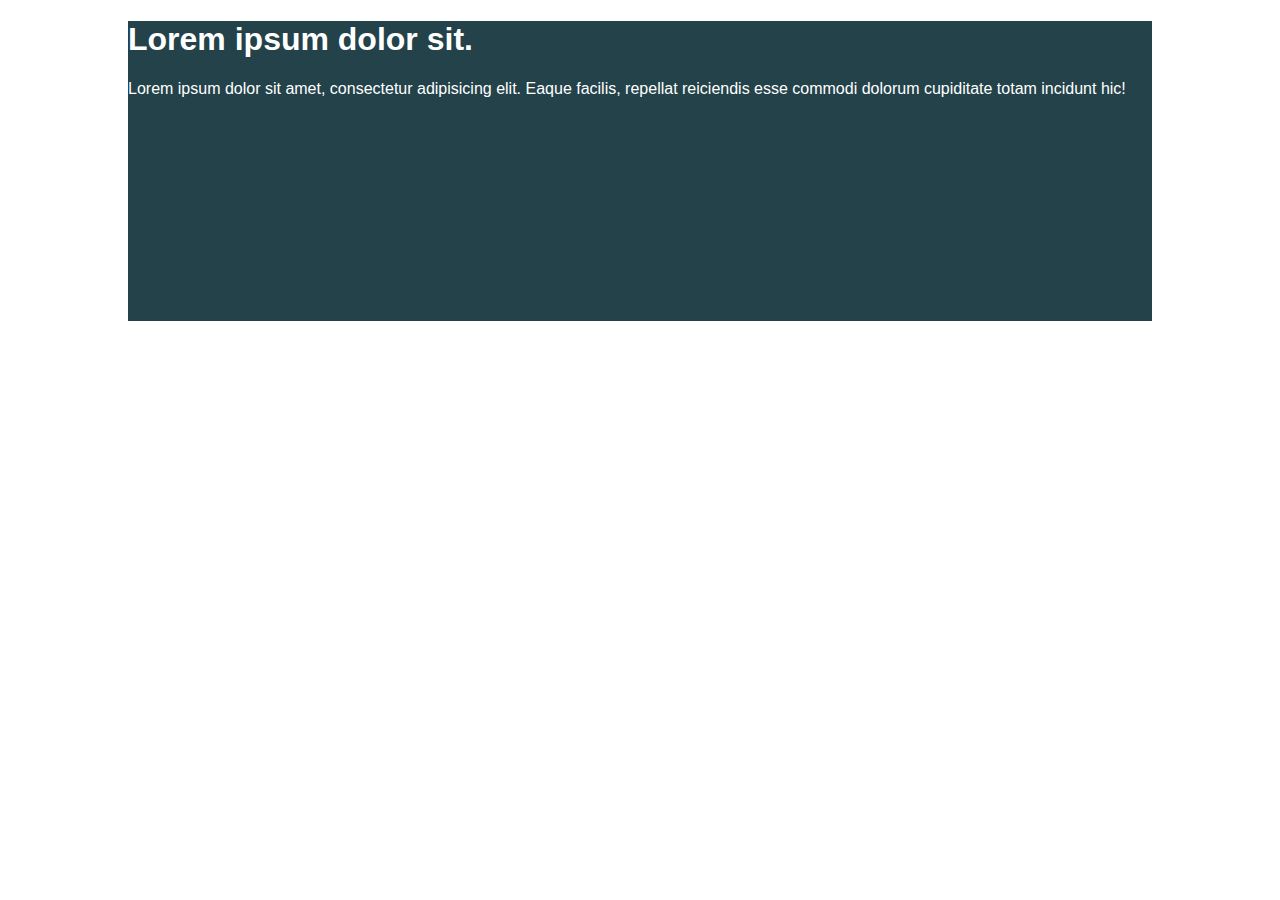
<file: index.html>
<!DOCTYPE html>
<html lang="en">
<head>
  <meta charset="UTF-8">
  <meta name="viewport" content="width=device-width, initial-scale=1.0">
  <title>Document</title>
  <link rel="stylesheet" href="style.css">
</head>
<body>
  <div class="container">
    <h1>Lorem ipsum dolor sit.</h1>
    <p>Lorem ipsum dolor sit amet, consectetur adipisicing elit. Eaque facilis, repellat reiciendis esse commodi dolorum cupiditate totam incidunt hic!</p>
  </div>
</body>
</html>
</file>
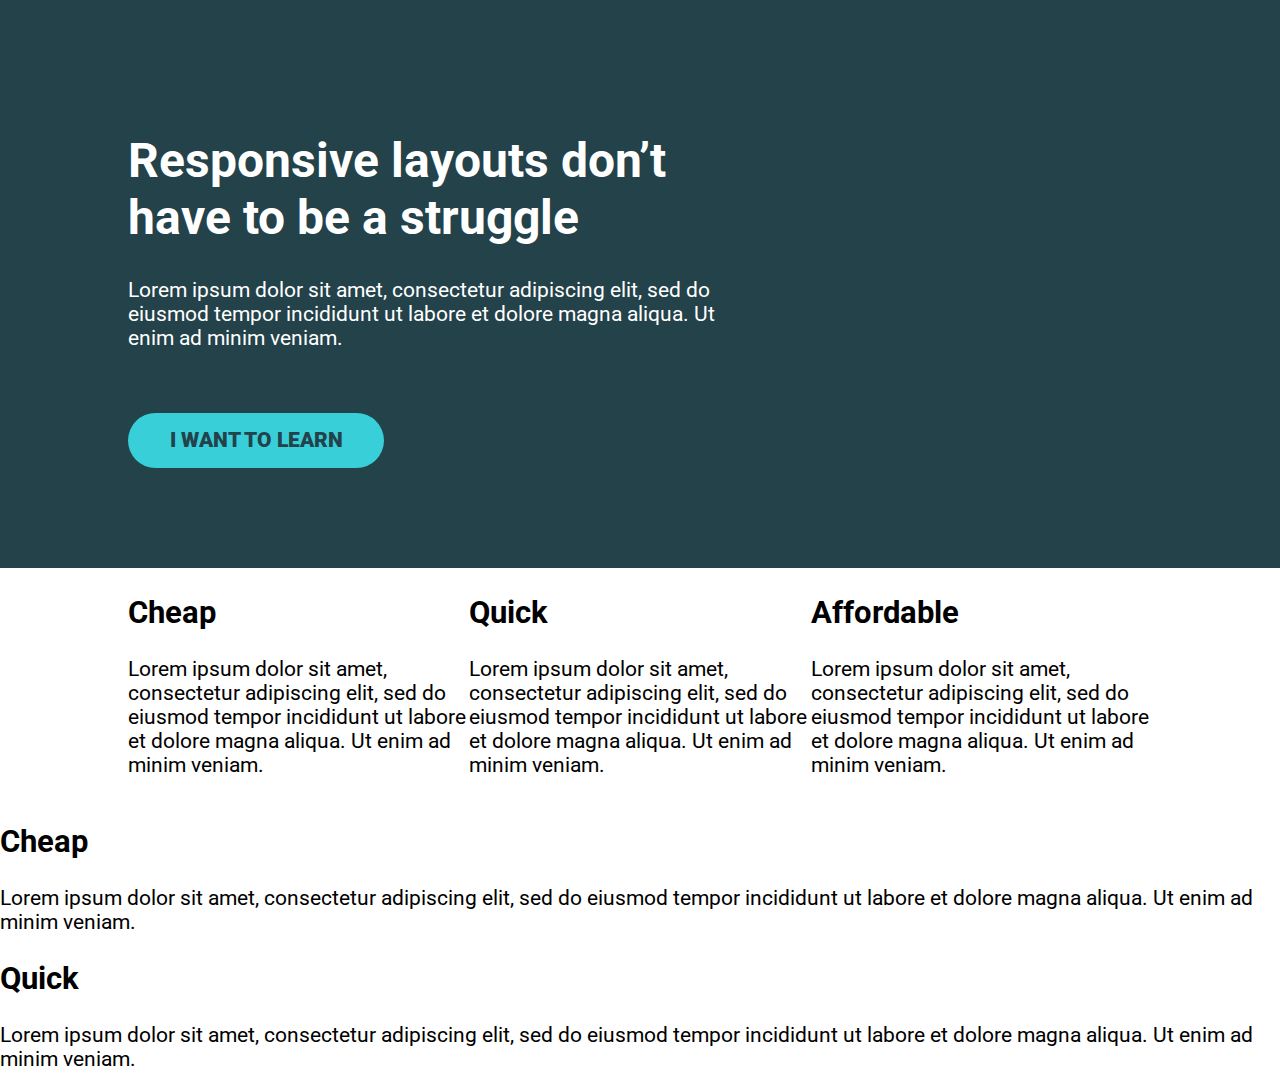
<file: 02-3 - challenge start/index.html>
<!DOCTYPE html>
<html lang="en">
<head>
    <meta charset="UTF-8">
    <meta name="viewport" content="width=device-width, initial-scale=1.0">
    <title>Challenge time!</title>
    <link href="https://fonts.googleapis.com/css2?family=Roboto:wght@400;900&display=swap" rel="stylesheet"> 
    <link rel="stylesheet" href="style.css">
</head>
<body>
    <div class="hero">
        <div class="container">
            <div class="hero__text">
                <h1>Responsive layouts don’t have to be a struggle</h1>
                <p>Lorem ipsum dolor sit amet, consectetur adipiscing elit, sed do eiusmod tempor incididunt ut labore et dolore magna aliqua. Ut enim ad minim veniam.</p>
                <a href="#" class="btn">I want to learn</a>
            </div>
        </div>
    </div>
    <div class="container">
        <div class="row">
            <div class="col">
                <h2>Cheap</h2>
                <p>Lorem ipsum dolor sit amet, consectetur adipiscing elit, sed do eiusmod tempor incididunt ut labore et dolore magna aliqua. Ut enim ad minim veniam.</p>
            </div>
            <div class="col">
                <h2>Quick</h2>
                <p>Lorem ipsum dolor sit amet, consectetur adipiscing elit, sed do eiusmod tempor incididunt ut labore et dolore magna aliqua. Ut enim ad minim veniam.</p>
            </div>
            <div class="col">
                <h2>Affordable</h2>
                <p>Lorem ipsum dolor sit amet, consectetur adipiscing elit, sed do eiusmod tempor incididunt ut labore et dolore magna aliqua. Ut enim ad minim veniam.</p>
            </div>
        </div>
    </div>


    <div class="col">
        <h2>Cheap</h2>
        <p>Lorem ipsum dolor sit amet, consectetur adipiscing elit, sed do eiusmod tempor incididunt ut labore et dolore magna aliqua. Ut enim ad minim veniam.</p>
    </div>
    <div class="col">
        <h2>Quick</h2>
        <p>Lorem ipsum dolor sit amet, consectetur adipiscing elit, sed do eiusmod tempor incididunt ut labore et dolore magna aliqua. Ut enim ad minim veniam.</p>
    </div>


</body>
</html>
</file>
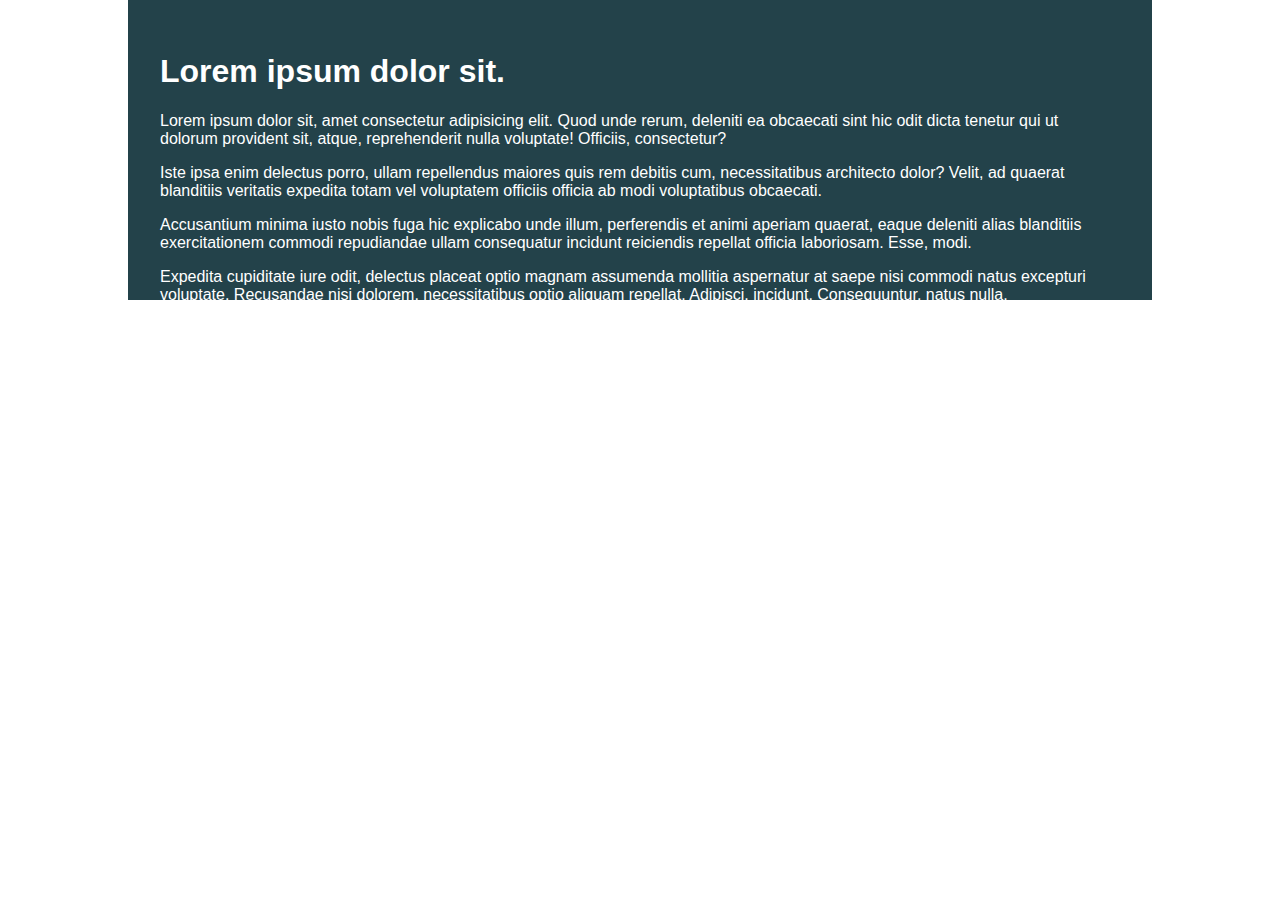
<file: challenge01/index.html>
<!DOCTYPE html>
<html lang="en">

<head>
    <meta charset="UTF-8">
    <meta name="viewport" content="width=device-width, initial-scale=1.0">
    <title>Day 01</title>

    <link rel="stylesheet" href="style.css">
</head>

<body>
    <div class="container">
        <div class="intro-content">
            <h1>Lorem ipsum dolor sit.</h1>
            <p>Lorem ipsum dolor sit, amet consectetur adipisicing elit. Quod unde rerum, deleniti ea obcaecati sint hic
                odit dicta tenetur qui ut dolorum provident sit, atque, reprehenderit nulla voluptate! Officiis,
                consectetur?</p>
            <p>Iste ipsa enim delectus porro, ullam repellendus maiores quis rem debitis cum, necessitatibus architecto
                dolor? Velit, ad quaerat blanditiis veritatis expedita totam vel voluptatem officiis officia ab modi
                voluptatibus obcaecati.</p>
            <p>Accusantium minima iusto nobis fuga hic explicabo unde illum, perferendis et animi aperiam quaerat, eaque
                deleniti alias blanditiis exercitationem commodi repudiandae ullam consequatur incidunt reiciendis
                repellat officia laboriosam. Esse, modi.</p>
            <p>Expedita cupiditate iure odit, delectus placeat optio magnam assumenda mollitia aspernatur at saepe nisi
                commodi natus excepturi voluptate. Recusandae nisi dolorem, necessitatibus optio aliquam repellat.
                Adipisci, incidunt. Consequuntur, natus nulla.</p>
        </div>
    </div>
</body>

</html>
</file>
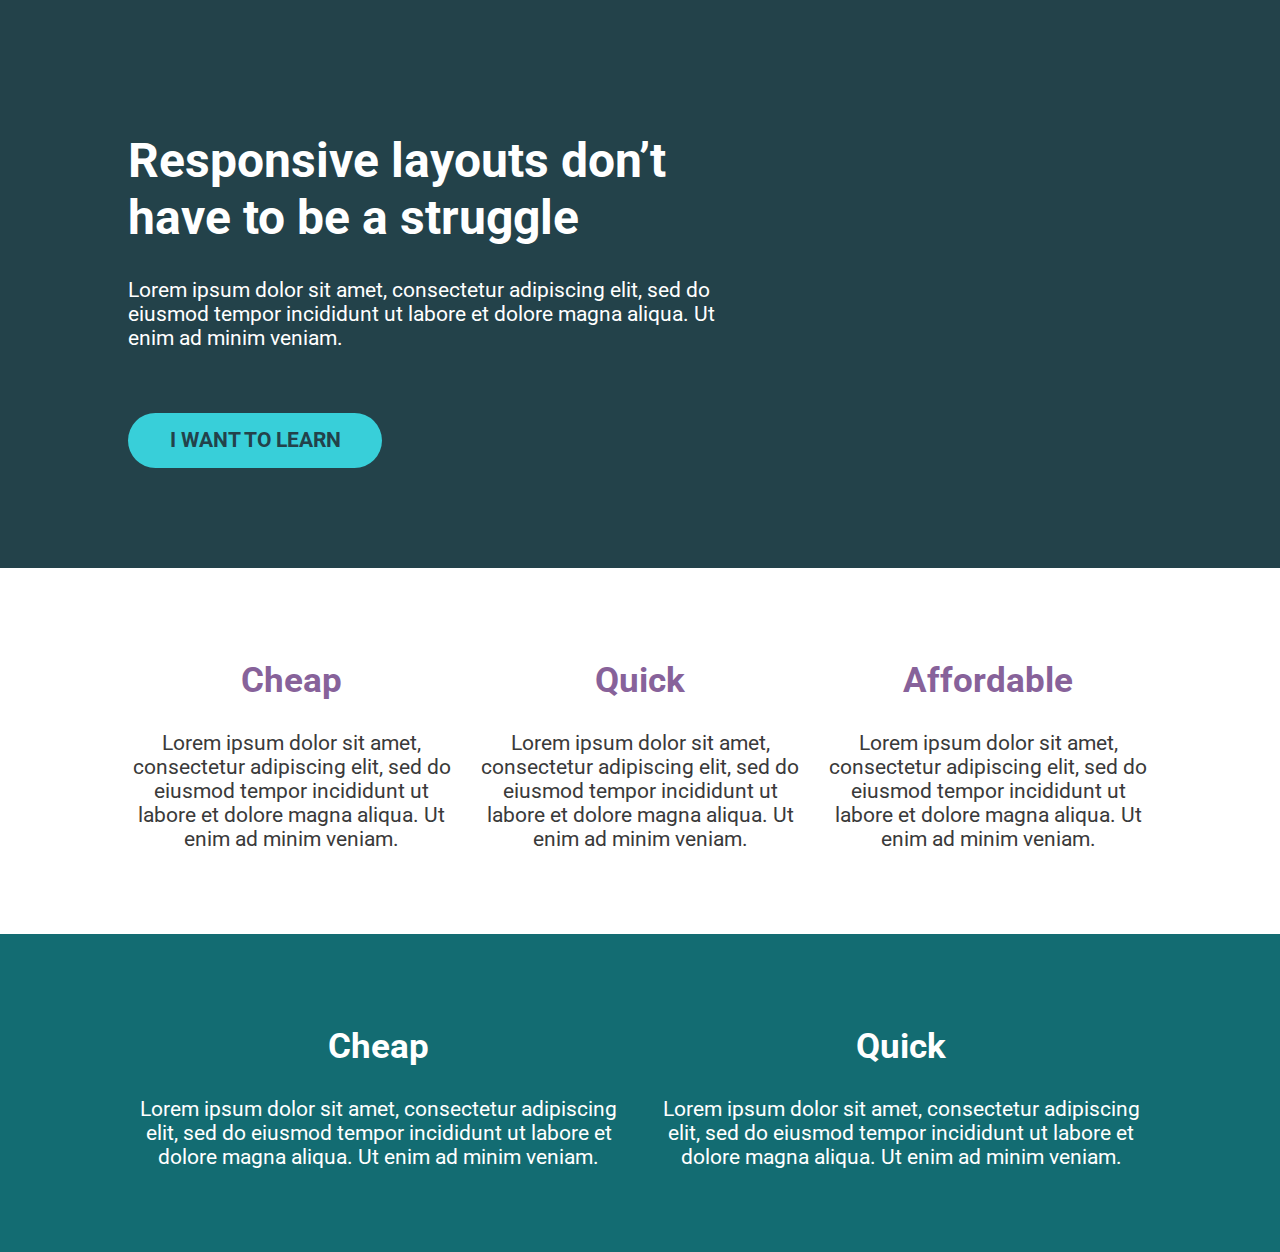
<file: challenge02/index.html>
<!DOCTYPE html>
<html lang="en">
<head> 
    <meta charset="UTF-8">
    <meta name="viewport" content="width=device-width, initial-scale=1.0">
    <title>Day 01</title>
    
    <link rel="preconnect" href="https://fonts.googleapis.com">
    <link rel="preconnect" href="https://fonts.gstatic.com" crossorigin>
    <link href="https://fonts.googleapis.com/css2?family=Roboto:wght@400;700&display=swap" rel="stylesheet">
    <link rel="stylesheet" href="style.css">
</head>
<body>
<div class="hero">
    <div class="container">
        <div class="hero__text">
            <h1>Responsive layouts don’t have to be a struggle</h1>
            <p>Lorem ipsum dolor sit amet, consectetur adipiscing elit, sed do eiusmod tempor incididunt ut labore et
                dolore magna aliqua. Ut enim ad minim veniam.</p>
            <a href="#" class="btn">i want to learn</a>
        </div>
    </div>
</div>
<section class="three-col">
    <div class="container">
        <div class="row">
            <div class="col">
                <h2 class="three-col__title">Cheap</h2>
                <p>Lorem ipsum dolor sit amet, consectetur adipiscing elit, sed do eiusmod tempor incididunt ut labore
                    et dolore magna aliqua. Ut enim ad minim veniam.</p>
            </div>
            <div class="col">
                <h2 class="three-col__title">Quick</h2>
                <p>Lorem ipsum dolor sit amet, consectetur adipiscing elit, sed do eiusmod tempor incididunt ut labore
                    et dolore magna aliqua. Ut enim ad minim veniam.</p>
            </div>
            <div class="col">
                <h2 class="three-col__title">Affordable</h2>
                <p>Lorem ipsum dolor sit amet, consectetur adipiscing elit, sed do eiusmod tempor incididunt ut labore
                    et dolore magna aliqua. Ut enim ad minim veniam.</p>
            </div>
        </div>
    </div>
</section>
<section class="two-col">
    <div class="container">
        <div class="row">
            <div class="col">
                <h2 class="two-col__title">Cheap</h2>
                <p>Lorem ipsum dolor sit amet, consectetur adipiscing elit, sed do eiusmod tempor incididunt ut labore
                    et
                    dolore magna aliqua. Ut enim ad minim veniam.</p>
            </div>
            <div class="col">
                <h2 class="two-col__title">Quick</h2>
                <p>Lorem ipsum dolor sit amet, consectetur adipiscing elit, sed do eiusmod tempor incididunt ut labore
                    et
                    dolore magna aliqua. Ut enim ad minim veniam.</p>
            </div>
        </div>
    </div>
</section>
</body>
</html>
</file>
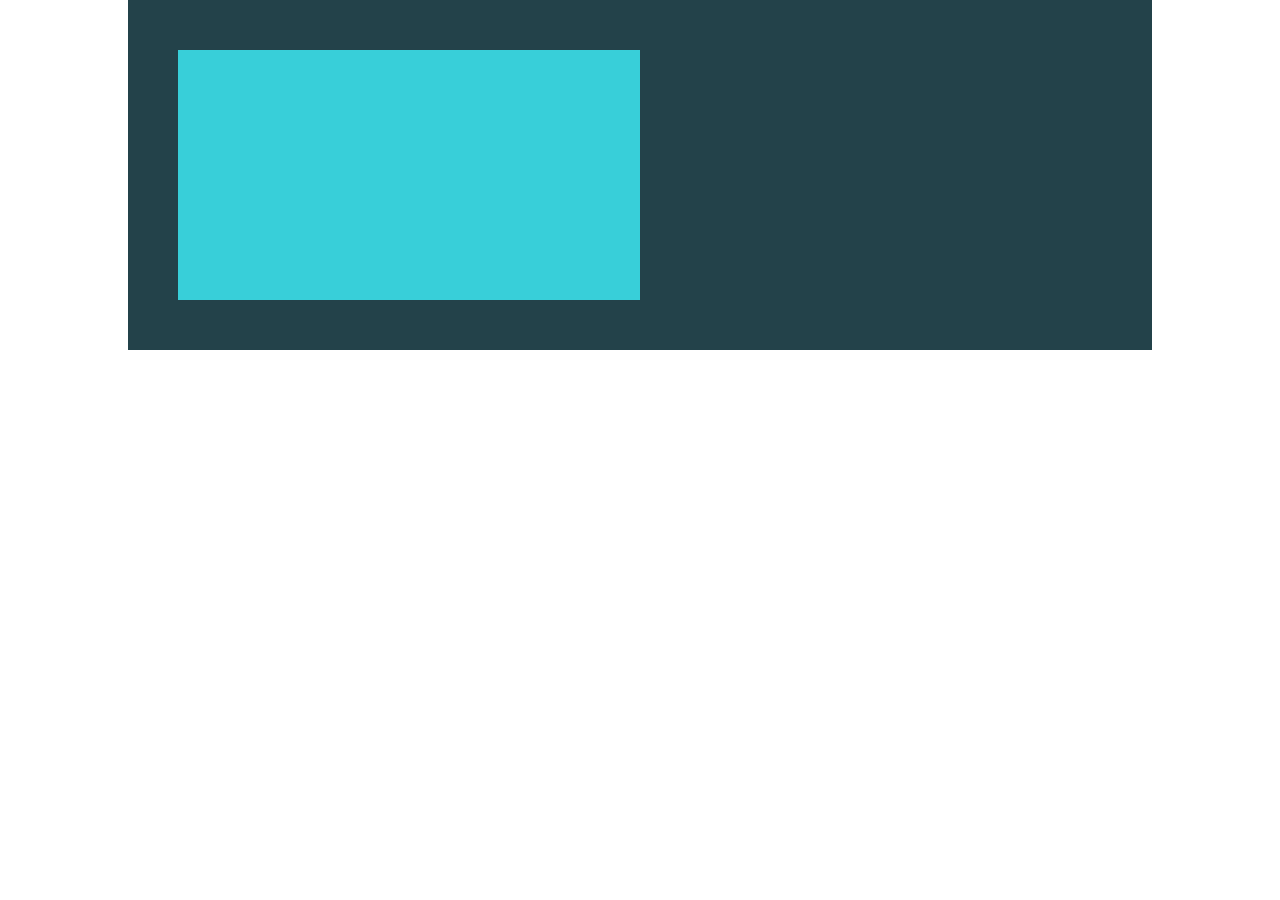
<file: challenges/index.html>
<!DOCTYPE html>
<html lang="en">
<head>
  <meta charset="UTF-8">
  <meta name="viewport" content="width=device-width, initial-scale=1.0">
  <title>Day 01</title>

  <link rel="stylesheet" href="style.css">
</head>
<body>
  <div class="parent">
    <div class="child"></div>
  </div>
</body>
</html>
</file>
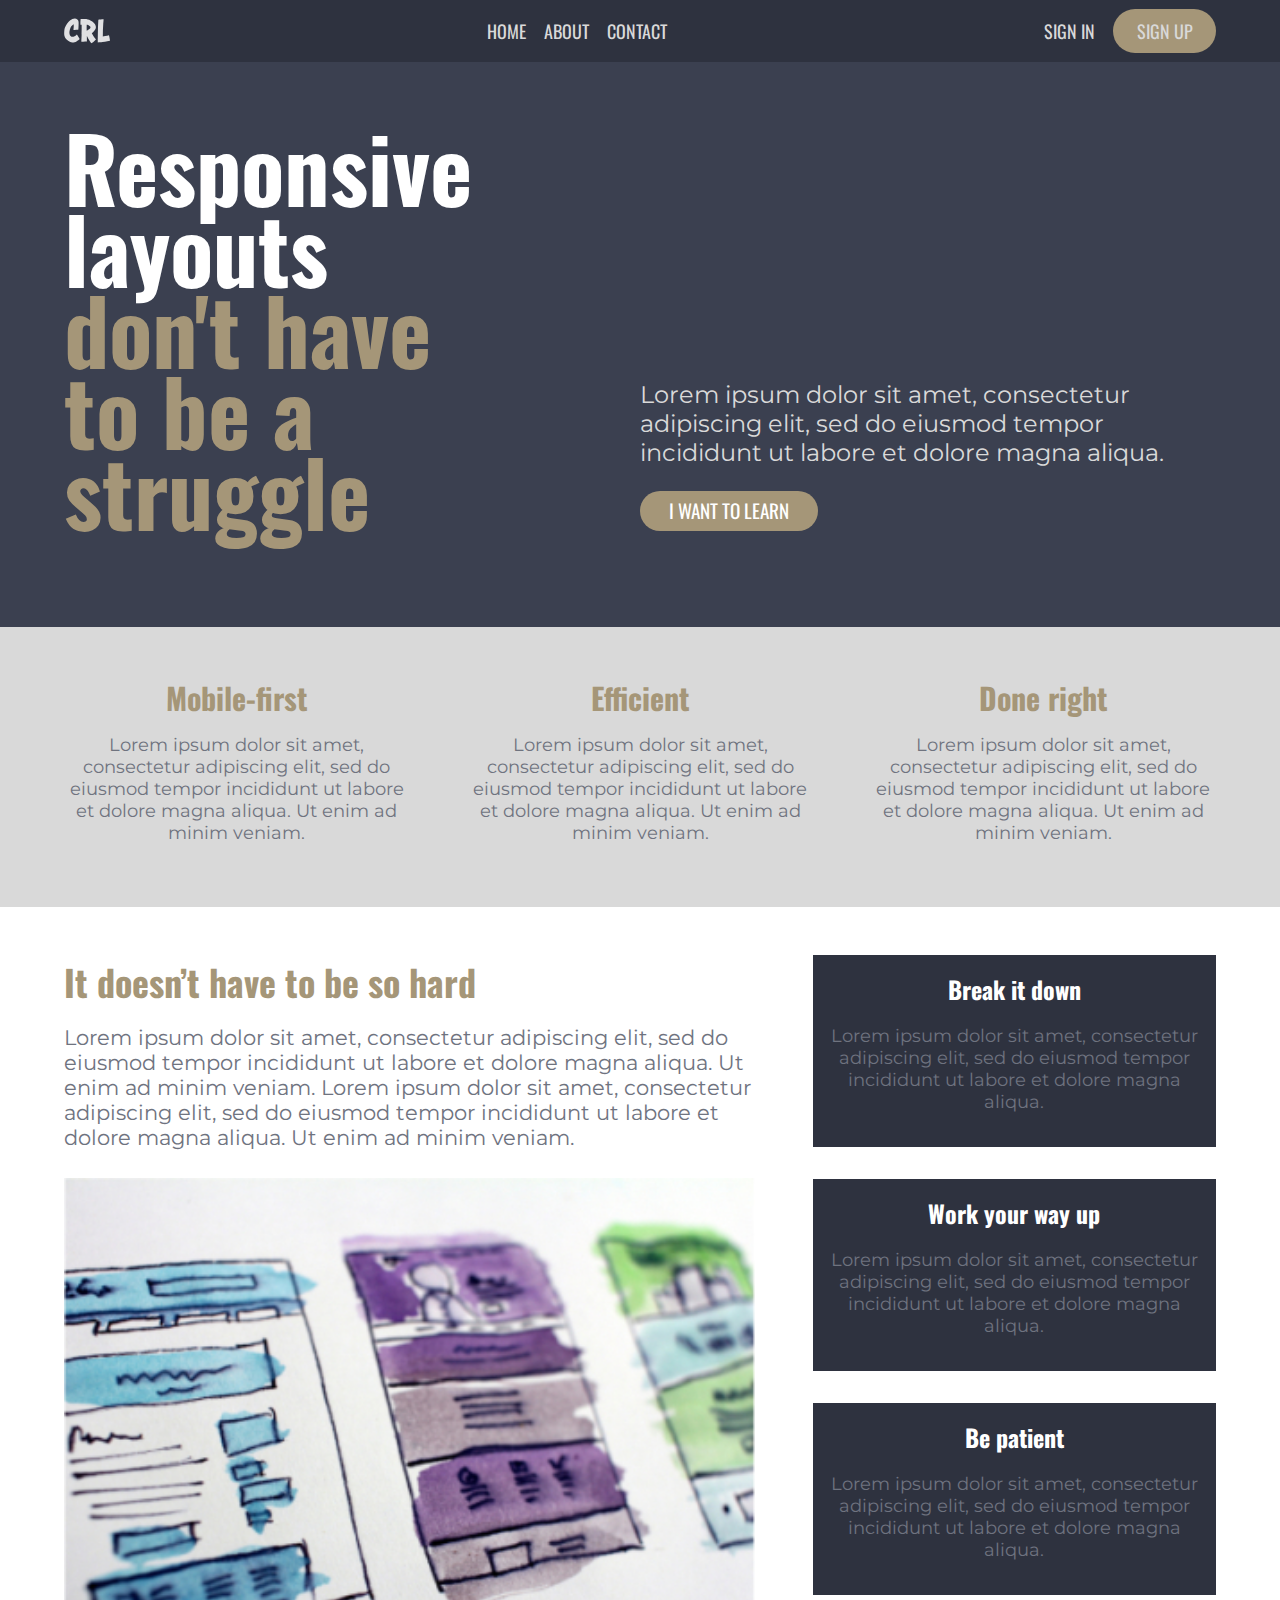
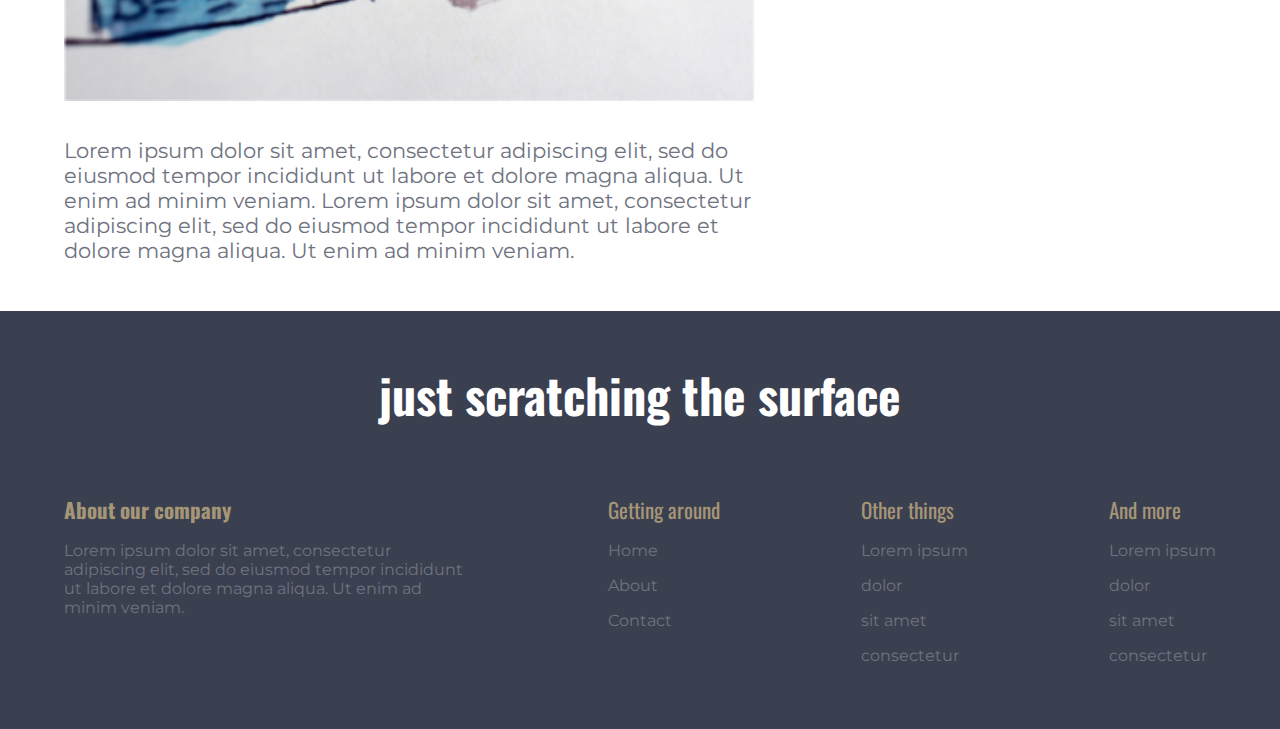
<file: final-challenge/index.html>
<!DOCTYPE html>
<html lang="en">
<head>
  <meta charset="UTF-8">
  <meta name="viewport" content="width=device-width, initial-scale=1.0">
  <title>Final Challenge</title>
  <link href="https://fonts.googleapis.com/css2?family=Montserrat&family=Oswald:wght@700&display=swap" rel="stylesheet">
  <link rel="stylesheet" href="style.css">
</head>
<body>
  <header class="header">
    <div class="container">
      <div class="hamburger__container row">
        <button class="nav-toggle">
          <span class="hamburger"></span>
        </button>
        <div class="logo"><img src="img/logo.svg" alt="CRL logo"></div>
        <nav class="nav">
          <ul class="nav__list nav__list--primary">
            <li class="nav__item"><a class="link__item" href="#">home</a></li>
            <li class="nav__item"><a class="link__item" href="#">about</a></li>
            <li class="nav__item"><a class="link__item" href="#">contact</a></li>
          </ul>
          <ul class="nav__list nav__list--secondary">
            <li class="nav__item"><a class="link__item" href="#">sign in</a></li>
            <li class="nav__item link__item--btn"><a class="link__item link__btn" href="#">sign up</a></li>
          </ul>
        </nav>
      </div>
    </div>
  </header>

  <div class="hero">
    <div class="container">
      <div class="hero__container">
        <h1 class="hero__title">Responsive layouts <span class="title__secondary--color">don't have to be a struggle</span></h1>
        <div class="hero__text">
          <p class="hero__secondary-text">Lorem ipsum dolor sit amet, consectetur adipiscing elit, sed do eiusmod tempor incididunt ut labore et dolore magna aliqua.</p>
          <a class="action__button" href="#">i want to learn</a>
        </div>
      </div>
    </div>
  </div>

  <section class="section__primary">
    <div class="container">
      <div class="row">
        <div class="col section-article-one">
          <h2 class="section__title">Mobile-first</h2>
          <p class="section__text">Lorem ipsum dolor sit amet, consectetur adipiscing elit, sed do eiusmod tempor incididunt ut labore et dolore magna aliqua. Ut enim ad minim veniam.</p>
        </div>
        <div class="col section-article-two">
          <h2 class="section__title">Efficient</h2>
          <p class="section__text">Lorem ipsum dolor sit amet, consectetur adipiscing elit, sed do eiusmod tempor incididunt ut labore et dolore magna aliqua. Ut enim ad minim veniam.</p>
        </div>
        <div class="col section-article-three">
          <h2 class="section__title">Done right</h2>
          <p class="section__text">Lorem ipsum dolor sit amet, consectetur adipiscing elit, sed do eiusmod tempor incididunt ut labore et dolore magna aliqua. Ut enim ad minim veniam.</p>
        </div>
      </div>
    </div>
  </section>

  <section class="section__secondary">
    <div class="container">
      <div class="section__secondary--row">
        <div class="section__secondary--primary-section">
          <h2 class="section__secondary--title">It doesn’t have to be so hard</h2>
            <p class="section__secondary--text">Lorem ipsum dolor sit amet, consectetur adipiscing elit, sed do eiusmod tempor incididunt ut labore et dolore magna aliqua. Ut enim ad minim veniam. Lorem ipsum dolor sit amet, consectetur adipiscing elit, sed do eiusmod tempor incididunt ut labore et dolore magna aliqua. Ut enim ad minim veniam.</p>
            <img class="section__secondary--img" src="img/hero-img.jpg" alt="UX markup designs">
            <p class="section__secondary--text">Lorem ipsum dolor sit amet, consectetur adipiscing elit, sed do eiusmod tempor incididunt ut labore et dolore magna aliqua. Ut enim ad minim veniam. Lorem ipsum dolor sit amet, consectetur adipiscing elit, sed do eiusmod tempor incididunt ut labore et dolore magna aliqua. Ut enim ad minim veniam.</p>
        </div>
        <div class="section__secondary--secondary__section">
          <div class="article article-one">
            <h2 class="secondary__section--secondary__title">Break it down</h2>
            <p class="secondary__section--secondary__text">Lorem ipsum dolor sit amet, consectetur adipiscing elit, sed do eiusmod tempor incididunt ut labore et dolore magna aliqua.</p>
          </div>
          <div class="article article-two">
            <h2 class="secondary__section--secondary__title">Work your way up</h2>
            <p class="secondary__section--secondary__text">Lorem ipsum dolor sit amet, consectetur adipiscing elit, sed do eiusmod tempor incididunt ut labore et dolore magna aliqua.</p>
          </div>
          <div class="article article-three">
            <h2 class="secondary__section--secondary__title">Be patient</h2>
            <p class="secondary__section--secondary__text">Lorem ipsum dolor sit amet, consectetur adipiscing elit, sed do eiusmod tempor incididunt ut labore et dolore magna aliqua.</p>
          </div>
        </div>
      </div>
    </div>
  </section>

  <footer class="footer">
    <div class="container">
    <h1 class="footer__title">just scratching the surface</h1>
      <nav class="footer--nav">
        <ul class="footer--about col">
          <h2 class="footer__subtitle">About our company</h2>
          <p class="footer__subtext">Lorem ipsum dolor sit amet, consectetur adipiscing elit, sed do eiusmod tempor incididunt ut labore et dolore magna aliqua. Ut enim ad minim veniam.</p>
        </ul>
        <ul class="footer__primary--nav col">
          <li class="footer__subtitle">Getting around</li>
          <li class="footer__item">Home</li>
          <li class="footer__item">About</li>
          <li class="footer__item">Contact</li>
        </ul>
        <ul class="footer__two--nav col">
          <li class="footer__subtitle">Other things</li>
          <li class="footer__item">Lorem ipsum</li>
          <li class="footer__item">dolor</li>
          <li class="footer__item">sit amet</li>
          <li class="footer__item">consectetur</li>
        </ul>
        <ul class="footer__three--nav col">
          <li class="footer__subtitle">And more</li>
          <li class="footer__item">Lorem ipsum</li>
          <li class="footer__item">dolor</li>
          <li class="footer__item">sit amet</li>
          <li class="footer__item">consectetur</li>
        </ul>
      </nav>
    </div>
  </footer>
  <script src="script.js"></script>
</body>
</html>
</file>
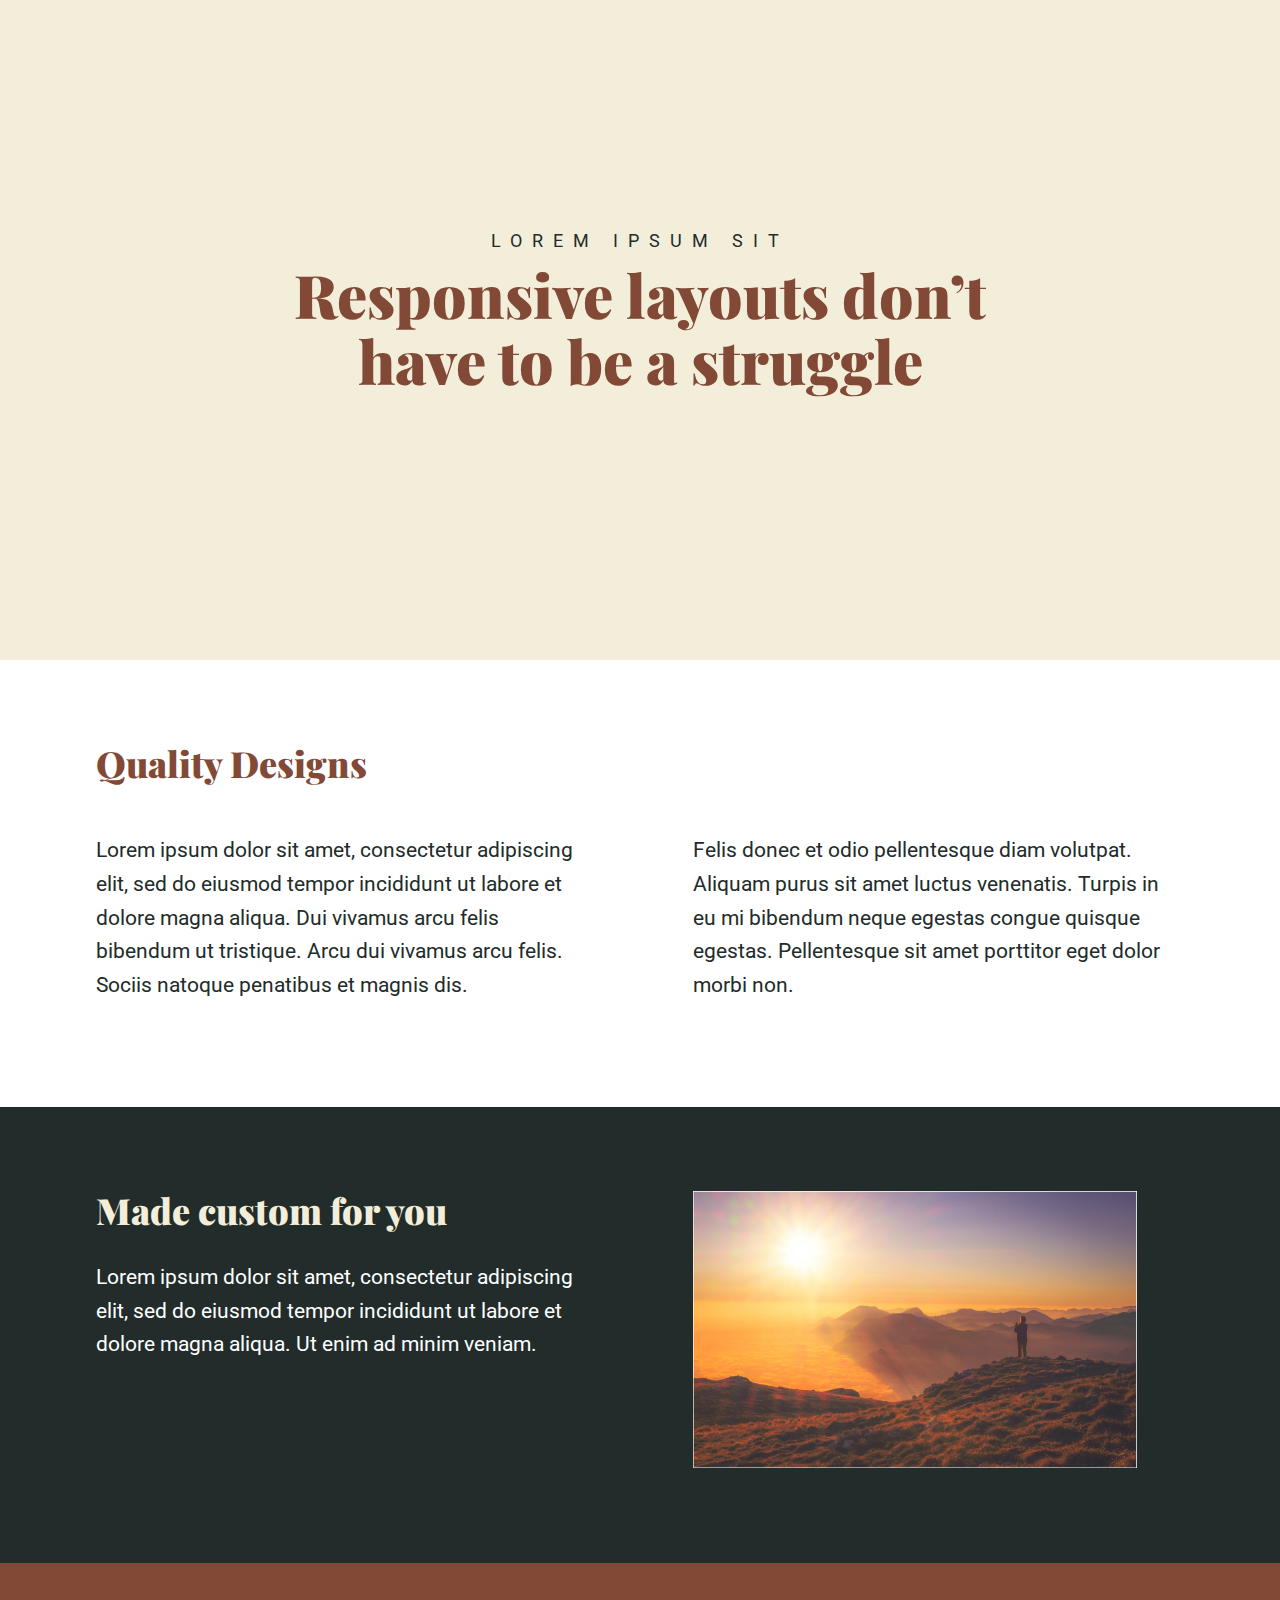
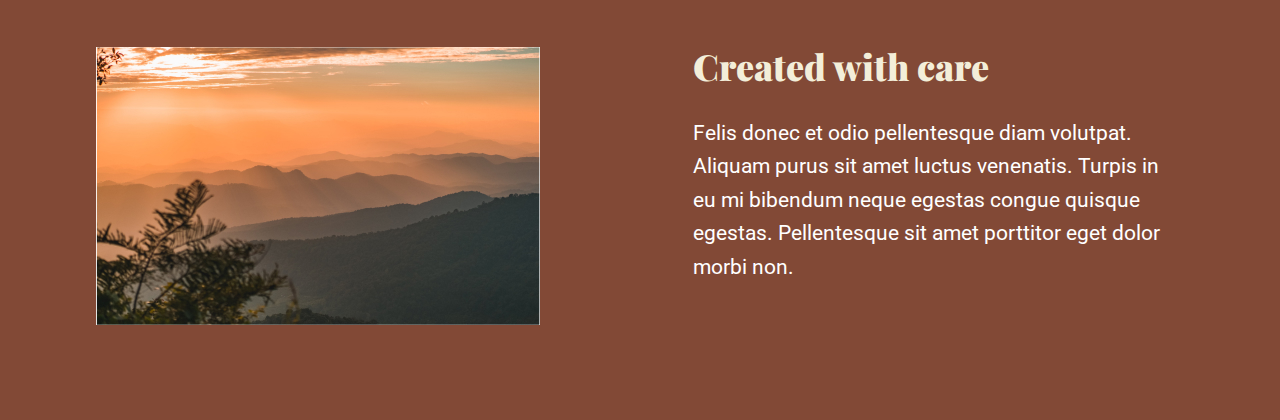
<file: flexbox-challenge-4/index.html>
<!DOCTYPE html>
<html lang="en">
<head>
  <meta charset="UTF-8">
  <meta name="viewport" content="width=device-width, initial-scale=1.0">
  <title>Flexbox Challenge #4</title>
  <link href="https://fonts.googleapis.com/css2?family=Playfair+Display:wght@600;900&family=Roboto:wght@300;400&display=swap" rel="stylesheet">
  <link rel="stylesheet" href="./style.css">
</head>
<body>
 <section class="intro">
  <div class="container">
    <p class="intro__text">lorem ipsum sit</p>
    <h1 class="intro__title">Responsive layouts don’t<br> have to be a struggle</h1>
  </div>
 </section>
 <section class="section-two">
  <div class="container">
    <h2 class="section-title section-title--dark">Quality Designs</h2>
    <div class="row">
      <div class="col">
        <p>Lorem ipsum dolor sit amet, consectetur adipiscing elit, sed do eiusmod tempor incididunt ut labore et dolore magna aliqua. Dui vivamus arcu felis bibendum ut tristique. Arcu dui vivamus arcu felis. Sociis natoque penatibus et magnis dis.</p>
      </div>
      <div class="col">
        <p>Felis donec et odio pellentesque diam volutpat. Aliquam purus sit amet luctus venenatis. Turpis in eu mi bibendum neque egestas congue quisque egestas. Pellentesque sit amet porttitor eget dolor morbi non.</p>
      </div>
    </div>
  </div>
 </section>
 <section class="section-three">
  <div class="container row">
    <div class="col">
      <h2 class="section-title">Made custom for you</h2>
      <p>Lorem ipsum dolor sit amet, consectetur adipiscing elit, sed do eiusmod tempor incididunt ut labore et dolore magna aliqua. Ut enim ad minim veniam.</p>
    </div>
    <div class="col">
      <img src="image-01.jpg" alt="a sunset over a mountain range">
    </div>
  </div>
 </section>
 <section class="section-four">
  <div class="container row">
    <div class="col">
      <img src="image-02.jpg" alt="a sunset over a mountain range with tree branches in the foreground">
    </div>
    <div class="col">
      <h2 class="section-title">Created with care</h2>
      <p>Felis donec et odio pellentesque diam volutpat. Aliquam purus sit amet luctus venenatis. Turpis in eu mi bibendum neque egestas congue quisque egestas. Pellentesque sit amet porttitor eget dolor morbi non.</p>
    </div>
  </div>
 </section>
</body>
</html>
</file>
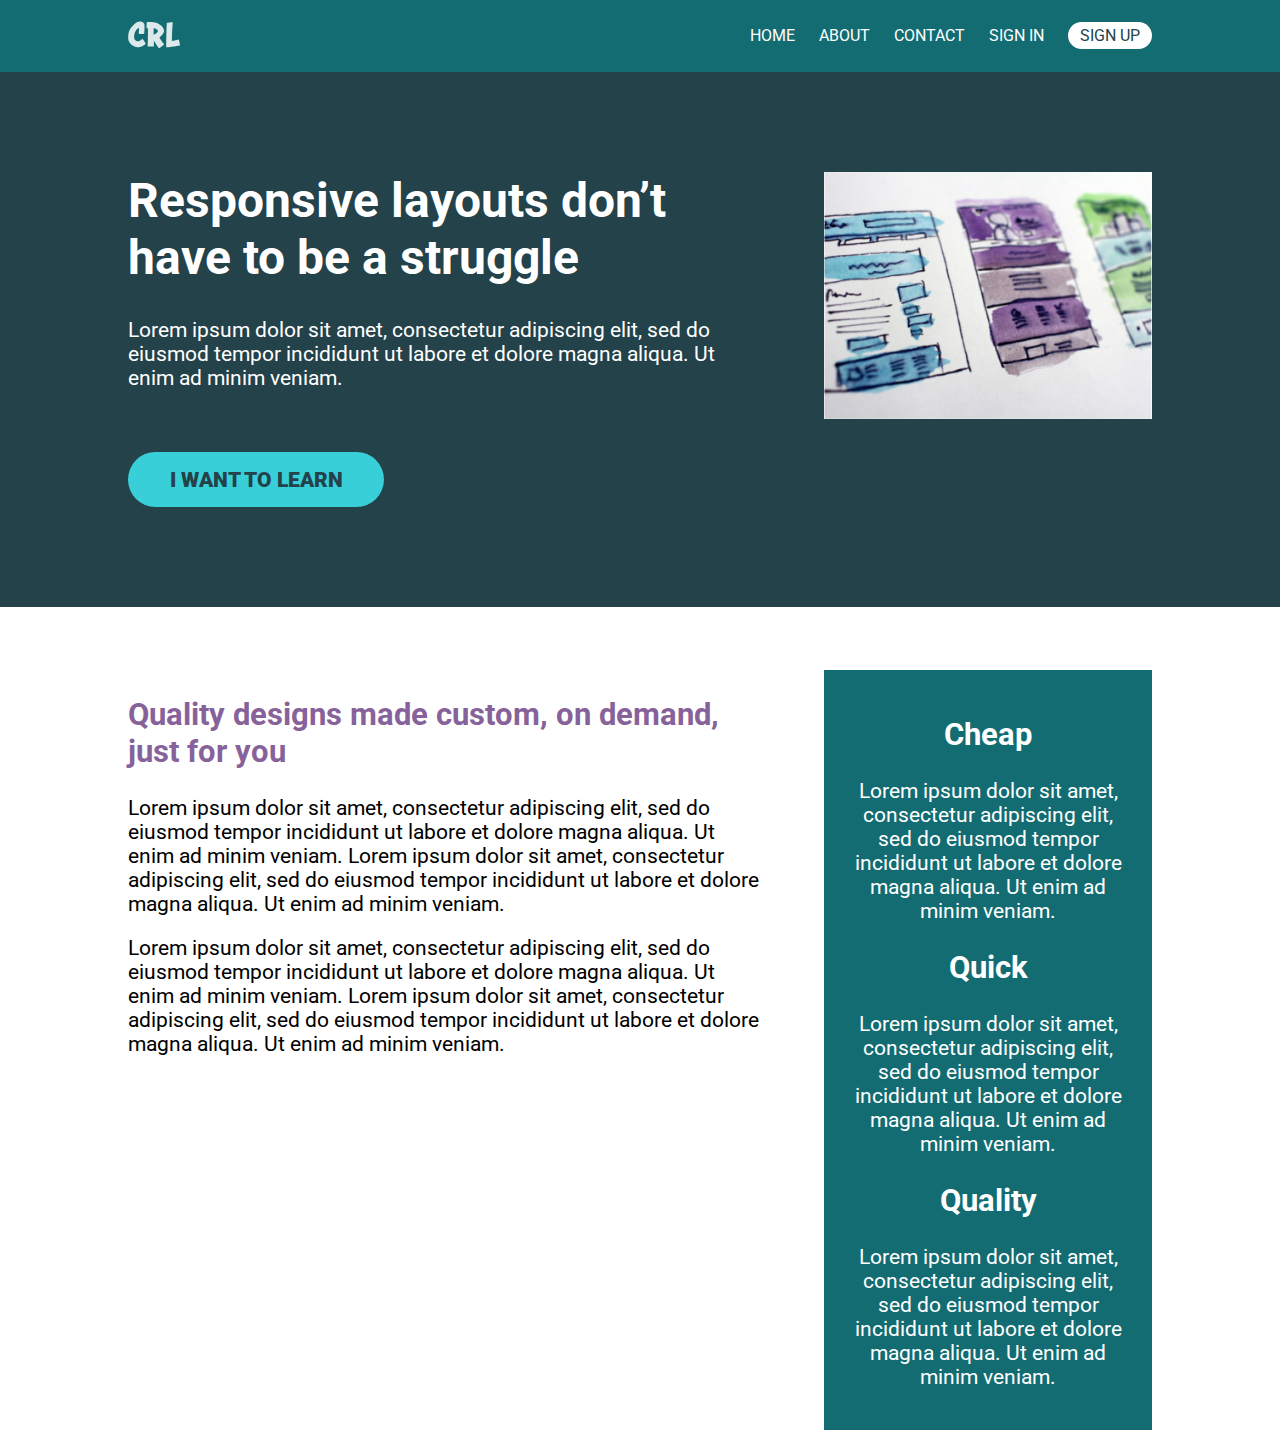
<file: nav-challenge-challenge/index.html>
<!DOCTYPE html>
<html lang="en">
<head>
    <meta charset="UTF-8">
    <meta name="viewport" content="width=device-width, initial-scale=1.0">
    <title>Conquering Responsive Layouts</title>
    <link href="https://fonts.googleapis.com/css2?family=Roboto:wght@400;900&display=swap" rel="stylesheet"> 
    <link rel="stylesheet" href="style.css">
</head>
<body>
    <header> 
        <div class="container row">
            <button class="nav-toggle" aria-label="open navigation">
                <span class="hamburger"></span>
            </button>
            <a class="logo" href="#">
                <img src="img/logo.svg" alt="conquering responsive layouts">
            </a>
            <nav class="nav">
                <ul class="nav__list nav__list--primary">
                    <li class="nav__item"><a href="#" class="nav__link">Home</a></li>
                    <li class="nav__item"><a href="#" class="nav__link">About</a></li>
                    <li class="nav__item"><a href="#" class="nav__link">Contact</a></li>
                </ul>
                <ul class="nav__list nav__list--secondary">
                    <li class="nav__item"><a href="#" class="nav__link">Sign In</a></li>
                    <li class="nav__item"><a href="#" class="nav__link nav__link--button">Sign up</a></li>
                </ul>
            </nav>
        </div>
    </header>
    
    <section class="hero">
        <div class="container row">
            <div class="hero__text">
                <h1>Responsive layouts don’t have to be a struggle</h1>
                <p>Lorem ipsum dolor sit amet, consectetur adipiscing elit, sed do eiusmod tempor incididunt ut labore et dolore magna aliqua. Ut enim ad minim veniam.</p>
                <a href="#" class="btn">I want to learn</a>
            </div>
            <img src="img/hero-img.jpg" alt="UX design sketches" class="hero__img">
        </div>
    </section> 

    <main class="main container row">
            <section class="primary-content">
                <h2 class="section-title">Quality designs made custom, on demand, just for you</h2>
                <p>Lorem ipsum dolor sit amet, consectetur adipiscing elit, sed do eiusmod tempor incididunt ut labore et dolore magna aliqua. Ut enim ad minim veniam. Lorem ipsum dolor sit amet, consectetur adipiscing elit, sed do eiusmod tempor incididunt ut labore et dolore magna aliqua. Ut enim ad minim veniam.</p>
                <p>Lorem ipsum dolor sit amet, consectetur adipiscing elit, sed do eiusmod tempor incididunt ut labore et dolore magna aliqua. Ut enim ad minim veniam. Lorem ipsum dolor sit amet, consectetur adipiscing elit, sed do eiusmod tempor incididunt ut labore et dolore magna aliqua. Ut enim ad minim veniam.</p>
            </section>
            <aside class="sidebar">
                <h2 class="sidebar-title">Cheap</h2>
                <p>Lorem ipsum dolor sit amet, consectetur adipiscing elit, sed do eiusmod tempor incididunt ut labore et dolore magna aliqua. Ut enim ad minim veniam.</p>

                <h2 class="sidebar-title">Quick</h2>
                <p>Lorem ipsum dolor sit amet, consectetur adipiscing elit, sed do eiusmod tempor incididunt ut labore et dolore magna aliqua. Ut enim ad minim veniam.</p>

                <h2 class="sidebar-title">Quality</h2>
                <p>Lorem ipsum dolor sit amet, consectetur adipiscing elit, sed do eiusmod tempor incididunt ut labore et dolore magna aliqua. Ut enim ad minim veniam.</p>
            </aside>
    </main>

    <script src="main.js"></script>

</body>
</html>
</file>
<file: style.css>
* { box-sizing: border-box;}

body {
  margin: 0;
  font-family: sans-serif;
}

.container {
  background: #23424A;
  color: white;

  width: 80%;
  margin: 0 auto;

  height: 300px;
}
</file>
<file: 02-3 - challenge start/style.css>
/* 
////// For this challenge ///////

- You will have to modify the HTML

- You can add new classes in the HTML
  if you need to

// Requirements
1. The headings in the first row must be
   a different color
2. The two .col at the bottom must go next
   to one another
3. The section at the bottom should have
   a dark background color and a different
   color of text
4. I've removed the "gap" that I created,
   so you'll have to add it back in

   */

*, *::before, *::after {
    box-sizing: border-box;
}

body {
    margin: 0;
    font-family: 'Roboto', sans-serif;
    font-size: 1.3rem;
}

h1 {
    font-size: 3rem;
}

.container {
    width: 80%;
    max-width: 1100px;
    margin: 0 auto;
}

.row {
    /* display: flex => flex container */
    display: flex;

    /* can't use yet */
    /* gap: 100px; */
}

.col {
    /* these are now flex items */
    width: 100%;
}

.hero {
    padding: 100px 0;
    background-color: #23424A;
    color: #FFF;
}

.hero__text {
    width: 60%;
}

.hero p {
    margin-bottom: 3em;
}

.btn {
    display: inline-block;
    text-decoration: none;
    text-transform: uppercase; 
    color: #23424A;
    font-weight: 900;
    background-color: #38CFD9;
    padding: .75em 2em;
    border-radius: 100px;
}

.btn:hover,
.btn:focus {
    opacity: .75; 
}
</file>
<file: challenge01/style.css>
/* INSTRUCTIONS
 *
 * 1) Limit the total width of
 *    the .intro-conent to about half
 *    of it's parent
 *
 * 2) Stop the text from overflowing
 *    out the bottom at small screen
 *    widths
 *
 * You may modify the HTML if needed
 *
 */

* {
  box-sizing: border-box;
}

body {
  margin: 0;
  font-family: sans-serif;
}

.container {
  background: #23424a;
  color: white;

  width: 80%;
  margin: 0 auto;

  padding: 2em;
  height: 300px;
}
</file>
<file: challenge02/style.css>
:root {
  --main-font: 'Roboto', sans-serif;
  --main-color: #23424A;
  --secondary-color: #FFF;
  --button-secondary-color: #38CFD9;
  --third-color: #136C72;
  --odd-font-color: #87629A;
  --basic-font-color: #3A3A3A;
}

*, *::before, *::after {
  box-sizing: border-box;
}

body {
  margin: 0;
  font-family: var(--main-font);
  font-size: 1.3rem;
}

h1 {
  font-size: 3rem;
}

.container {
  width: 80%;
  max-width: 1100px;
  margin: 0 auto;
}

.hero {
  padding: 100px 0;
  background-color: var(--main-color);
  color: var(--secondary-color);
}

.hero__text {
  width: 60%;
}

.hero p {
  margin-bottom: 3em;
}

.btn {
  display: inline-block;
  background-color: var(--button-secondary-color);
  padding: .75em 2em;
  border-radius: 100px;
  text-transform: uppercase;
  text-decoration: none;
  font-weight: 700;
  color: var(--main-color);
}

.btn:hover,
.btn:focus {
  opacity: .75;
}

.row {
  display: flex;
  gap: 1em;
}

.three-col {
  text-align: center;
  padding: 3em 0;
  font-size: 1.3rem;
  color: var(--basic-font-color)
}

.three-col__title {
  color: var(--odd-font-color);
  font-size: 2.2rem;
}

.two-col {
  background-color: var(--third-color);
  color: var(--secondary-color);
  text-align: center;
  padding: 3em 0;
  font-size: 1.3rem;
}

.two-col__title {
  font-size: 2.2rem;
}
</file>
<file: challenges/style.css>
* { box-sizing: border-box;}

body {
  margin: 0;
}

.parent {
  background-color: #23424A;
  padding: 50px;

  /* width: 900px */
  margin: 0 auto;
  width: 80%;
}

.child {
  background-color: #38CFD9;
  /* normally I wouldn't include
     a height it's just to get us started. 
  */
  width: 50%;
  height: 250px;
}
</file>
<file: final-challenge/style.css>
body {
  --main-color-dark: #2e323f;
  --secondary-color: #3b4050;
  --color-text: #6f737f;
  --color-light: #fff;
  --main-color-light: #a59678;
  --nav-text-color: #d9d9d9;

  font-family: 'Montserrat', sans-serif;
  margin: 0;
  padding: 0;
}

h1, h2, h3 {
  font-family: 'Oswald', sans-serif;
  margin: 0;
}

img {
  width: 100%;
}

.container {
  max-width: 1200px;
  width: 90%;

  margin: 0 auto;
}

/* ******** Start of Nav ******** */

.header {
  background-color: var(--main-color-dark);
  padding: 0 0 .6em;

  position: absolute;
  top: 0;
  width: 100%;
}

.nav {
  font-family: 'Oswald', sans-serif;
  padding: .5em;
  font-size: 1.125rem;
  text-transform: uppercase;
  text-align: center;
  visibility: hidden;

  position: absolute;
  top: 80%;
  left: 50%;
  transform: translate(-50%, 0);
}

.nav-toggle {
  cursor: pointer;
  border: 0;
  width: 1.4rem;
  height: 3rem;
  padding: 0em;
  border-radius: 50%;
  background: var(--main-color-dark);
  transition: opacity 250ms ease;

  position: absolute;
  left: 0;
  top: 3px;
}

.nav-toggle:focus,
.nav-toggle:hover {
  opacity: 0.75;
}

.hamburger__container {
  position: relative;
}

.hamburger {
  width: 100%;
  position: relative;
}

.hamburger, 
.hamburger::before, 
.hamburger::after { 
  display: block;
  margin: 0 auto;
  height: 3px;
  background-color: var(--nav-text-color);
}

.hamburger::before,
.hamburger::after {
  content: "";
  width: 100%;
}

.hamburger::before {
  transform: translateY(-6px);
}

.hamburger::after {
  transform: translateY(3px);
}

.nav--visible {
  visibility: visible;
}

.nav--height {
  min-height: 320px;
}

.logo {
  width: 3rem;
  margin: 0 auto;
  padding-top: .9em;
}

.nav__list {
  font-family: 'Oswald', sans-serif;
  padding: 0;

  list-style: none;
}

.nav__item + .nav__item {
  padding-top: 1em;
}

.link__item {
  color: var(--nav-text-color);
  text-decoration: none;
}

.nav__list--primary {
  padding-bottom: 1em;
}

.link__item--btn {
  margin-top: .5em;
}

.link__btn {
  background-color: var(--main-color-light);

  padding: .5em 1.3em;
  border-radius: 50px;
}

/* ******** End of Nav ******** */

/* ******** Start of Hero ******** */

.hero {
  padding: 5em 0 3em;
  background-color: var(--secondary-color);
}

.hero__title {
  font-size: 3rem;
  color: var(--color-light);
  line-height: 1.1em;
}

.title__secondary--color {
  color: var(--main-color-light);
}

.hero__secondary-text {
  color: var(--nav-text-color);
  font-family: 'Montserrat', sans-serif;
  font-size: 1.2rem;
}

.action__button {
  color: var(--color-light);
  background-color: var(--main-color-light);
  font-family: 'Oswald', sans-serif;
  font-size: 1.2rem;

  display: inline-block;
  border-radius: 50px;
  padding: .3em 1.5em;
  text-transform: uppercase;
  text-decoration: none;
}
/* ******** End of Hero ******** */

/* ******** Start of Section primary ******** */
.section__primary {
  background-color: var(--nav-text-color);
  
  padding: 3em 0;
  text-align: center;
}

.section__title {
  font-size: 1.875rem;
  color: var(--main-color-light);
}

.col + .col {
  padding-top: 1em;
}

.section__text {
  font-size: 1.125rem;
  color: var(--color-text);
  margin: .8em 0;
}

/* ******** End of Section primary ******** */

/* ******** start of Section secondary ******** */

.section__secondary {
  background-color: var(--color-light);
  
  padding: 3em 0;
}

.section__secondary--title {
  font-size: 2.25rem;
  color: var(--main-color-light);
}

.section__secondary--text {
  font-size: 1.3125rem;
  color: var(--color-text);
  margin: .8em 0 0;
}

.section__secondary--img {
  padding: 1.8em 0 1em;
}

.section__secondary--secondary__section {
  text-align: center;
}

.section__secondary--secondary__section.col {
  text-align: center;
  padding-top: 0;
}

.article {
  padding: 1em;
  margin-top: 2em;
  background-color: var(--main-color-dark);

}

.secondary__section--secondary__title {
  color: var(--color-light);
  font-size: 1.875rem;
}

.secondary__section--secondary__text {
  color: var(--color-text);
  font-size: 1.125rem;
}
/* ******** End of Section secondary ******** */

/* ******** Start of Footer ******** */
.footer--nav {
  display: flex;
  flex-wrap: wrap;
  justify-content: space-between;
}

.footer {
  background-color: var(--secondary-color);
  padding: 3em 0;
}

.footer--about, .footer__primary--nav, .footer__two--nav, .footer__three--nav {
  list-style-type: none;
  padding: 0;
}

.footer__title {
  color: var(--color-light);
  font-size: 1.5rem;
  padding: 0 0 1em;
  text-align: center;
}

.footer__subtitle {
  color: var(--main-color-light);
  font-size: 1.3125rem;
  font-family: 'Oswald', sans-serif;
}

.footer__subtext, .footer__item {
  color: var(--color-text);
  font-size: 1rem;
}

.footer__item {
  padding-top: 1em;
}

/* ******** End of Footer ******** */

@media screen and (min-width: 700px) {
  .header {
    position: static;
    padding: 0;
  }

  .hamburger__container {
    position: static;
    display: flex;
    justify-content: space-between;
    align-items: center;
  }

  .nav--height {
    min-height: 0;
  }

  .nav {
    visibility: visible;
    display: flex;
    justify-content: space-between;
    width: 100%;
    align-items: center;

    position: static;
    transform: none;
    padding: 0;
  }

  .nav__item + .nav__item {
    padding-top: 0;
    padding-left: 1em;
  }

  .link__item--btn {
    margin-top: 0;
  }

  .nav-toggle {
    display: none;
  }

  .logo {
    margin: 0;
    padding: 0;
    display: flex;
    align-items: center;
  }

  .row {
    display: flex;
    justify-content: space-between;
  }

  .nav__list {
    display: flex;
  }

  .nav__list--primary {
    padding-bottom: 0;
    margin: 0 auto;
  }

  .hero {
    padding: 4em 0 6em;
  }

  .hero__container {
    display: flex;
    justify-content: space-between;
  }

  .hero__title {
    width: 40%;
    font-size: 4rem;
    align-self: flex-end;
    line-height: .9em;
  }

  .hero__text {
    width: 50%;
    display: flex;
    flex-direction: column;
    align-self: flex-end;
  }

  .action__button {
    align-self: flex-start;
  }

  .section-article-two.col, .section-article-three.col {
    padding-top: 0;
  }

  .section-article-one, .section-article-two, .section-article-three {
    width: 30%;
  }

  .section__secondary--secondary__section {
    display: flex;
    justify-content: space-between;
    gap: 1em;
  }

  .secondary__section--secondary__title {
    font-size: 1.5rem;
  }

  .footer--nav {
    align-items: flex-start;
  }

  .footer__title {
    font-size: 3rem;
  }

  .footer--about {
    width: 35%;
  }

  .col + .col {
    padding: 0;
  }

  .footer__subtext {
    padding-top: 1em;
    margin: 0;
  }
}

@media screen and (min-width: 1000px) { 

  .hero {
    padding: 4em 0 6em;
  }


  .hero__title {
    font-size: 5.625rem;
  }

  .hero__secondary-text {
    font-size: 1.5rem;
    margin: 0;

    padding-bottom: 1em;
  }

  .action__button {
    align-self: flex-start;
  }

  .section__secondary--row {
    display: flex;
    justify-content: space-between;
  }

  .section__secondary--primary-section {
    width: 60%;
  }

  .section__secondary--secondary__section {
    width: 35%;
  }

  .section-article-two.col, .section-article-three.col {
    padding-top: 0;
  }

  .section-article-one, .section-article-two, .section-article-three {
    width: 30%;
  }

  .section__secondary--secondary__section {
    display: block;
  }
  .article-one {
    margin-top: 0;
  }

}
</file>
<file: flexbox-challenge-4/style.css>
*, *::before, *::after {
  box-sizing: border-box;
}

body {
  --normal-font: 'Roboto', sans-serif;
  --bold-font: 'Playfair Display', serif;
  --hero-color: #F3EED9;
  --article-secondary-color: #222C2A;
  --article-main-color: #824936;

  margin: 0;
  font-family: 'Roboto', sans-serif;
  font-size: 1.3125rem;
  line-height: 1.6;
  color: #222C2A;
}

img {
  max-width: 100%;
}

h1, h2 {
  font-family: 'Playfair Display', serif;
  font-weight: 900;
  margin-top: 0;
  line-height: 1.1;
}

section {
  padding: 4em 0;
}

.container {
  width: 85%;
  margin: 0 auto;
}

.section-title {
  font-size: 2.25rem;
  color: #F3EED9;
}

.section-title--dark {
  color: #824936;
}

.intro {
  background: #F3EED9;
  padding: 200px 0;
  text-align: center;
  color: #824936;
  min-height: 660px;

  display: flex;
  align-items: center;
}

.intro__text {
  text-transform: uppercase;
  letter-spacing: 10px;
  font-size: 1.125rem;
  color: #222C2A;
  margin: 0 0 .25em;
}

.intro__title {
  font-size: 3rem;
}

.section-three {
  background-color: #222C2A;
  color: #fff;
}

.section-four {
  background-color: #824936;
  color: #fff ;
}

@media (min-width: 800px) {
  .row {
    display: flex;
  }

  .col {
    width: 100%;
  }

  .col + .col {
    margin-left: 5em;
  }

  .intro__title {
    font-size: 3.75rem;
  }
}
</file>
<file: nav-challenge-challenge/style.css>
/* Challenge

   Make the navigation layout work
   on both mobile and large screens.

   Mobile-first, so mobile styles first,
   then add the large screen styles
   inside the existing media query

*/

*,
*::before,
*::after {
  box-sizing: border-box;
}

body {
  margin: 0;
  font-family: "Roboto", sans-serif;
  font-size: 1.3rem;
}

img {
  max-width: 100%;
}

h1 {
  font-size: 3rem;
  margin-top: 0;
}

.section-title {
  color: #87629a;
}

.btn {
  display: inline-block;
  text-decoration: none;
  text-transform: uppercase;
  color: #23424a;
  font-weight: 900;
  background-color: #38cfd9;
  padding: 0.75em 2em;
  border-radius: 100px;
}

.btn:hover,
.btn:focus {
  opacity: 0.75;
}

.container {
  width: 80%;
  max-width: 1100px;
  margin: 0 auto;
  /* added for nav-toggle positioning */
  position: relative;
}

header {
  background: #136c72;
  padding: 1em 0;
  text-align: center;
}

.nav {
  width: 100%;
}

.nav-toggle {
  cursor: pointer;
  border: 0;
  width: 3rem;
  height: 3rem;
  padding: 0em;
  border-radius: 50%;
  background: #072a2d;
  color: white;
  transition: opacity 250ms ease;

  position: absolute;
  left: 0;
}

.nav-toggle:focus,
.nav-toggle:hover {
  opacity: 0.75;
}

.hamburger {
  width: 50%;
  position: relative;
}

.hamburger,
.hamburger::before,
.hamburger::after {
  display: block;
  margin: 0 auto;
  height: 3px;
  background: white;
}

.hamburger::before,
.hamburger::after {
  content: "";
  width: 100%;
}

.hamburger::before {
  transform: translateY(-6px);
}

.hamburger::after {
  transform: translateY(3px);
}

/* made changes here from video
   to make it more accessible.
   
   Works the same :) */
.nav {
  visibility: hidden;
  height: 0;
  position: absolute;
  font-size: 1rem;
}

.nav--visible {
  visibility: visible;
  height: auto;
  position: relative;
}

.nav__list {
    margin: 0;
    padding: 0;
    list-style: none;
}

.nav__list--primary {
    margin-bottom: 2em;
}

.nav__item {
    margin-top: .75em;
}

.nav__link {
    color: #FFF;
    text-transform: uppercase;
    text-decoration: none;
}

.nav__link--button {
    padding: .25em .75em;
    background-color: #fff;
    color: #23424a;
    border-radius: 100px;
}

.nav__link:hover,
.nav__link:focus {
    opacity: .65;
}

.logo {
  height: 30px;
}

.hero {
  padding: 100px 0;
  background-color: #23424a;
  color: #fff;
}

.hero__img {
  margin-top: 2em;
}

.hero p {
  margin-bottom: 3em;
}

.main {
  margin-top: 3em;
}

.sidebar {
  padding: 1em;
  text-align: center;
  color: #fff;
  background-color: #136c72;
}

@media (min-width: 800px) {
  .nav-toggle {
    display: none;
  }

  .nav {
    visibility: visible;
    display: flex;
    align-items: center;
    justify-content: flex-end;
    height: auto;
    position: relative;
  }

  .nav__list {
    display: flex;
    margin: 0;
  }

  .nav__item {
    margin: 0 0 0 1.5em;
  }

  .row {
    display: flex;
    justify-content: space-between;
  }

  .hero__text {
    width: 62%;
  }

  .hero__img {
    width: 32%;
    align-self: flex-start;
    margin: 0;
  }

  .primary-content {
    width: 62%;
  }

  .sidebar {
    width: 32%;
  }
}
</file>
